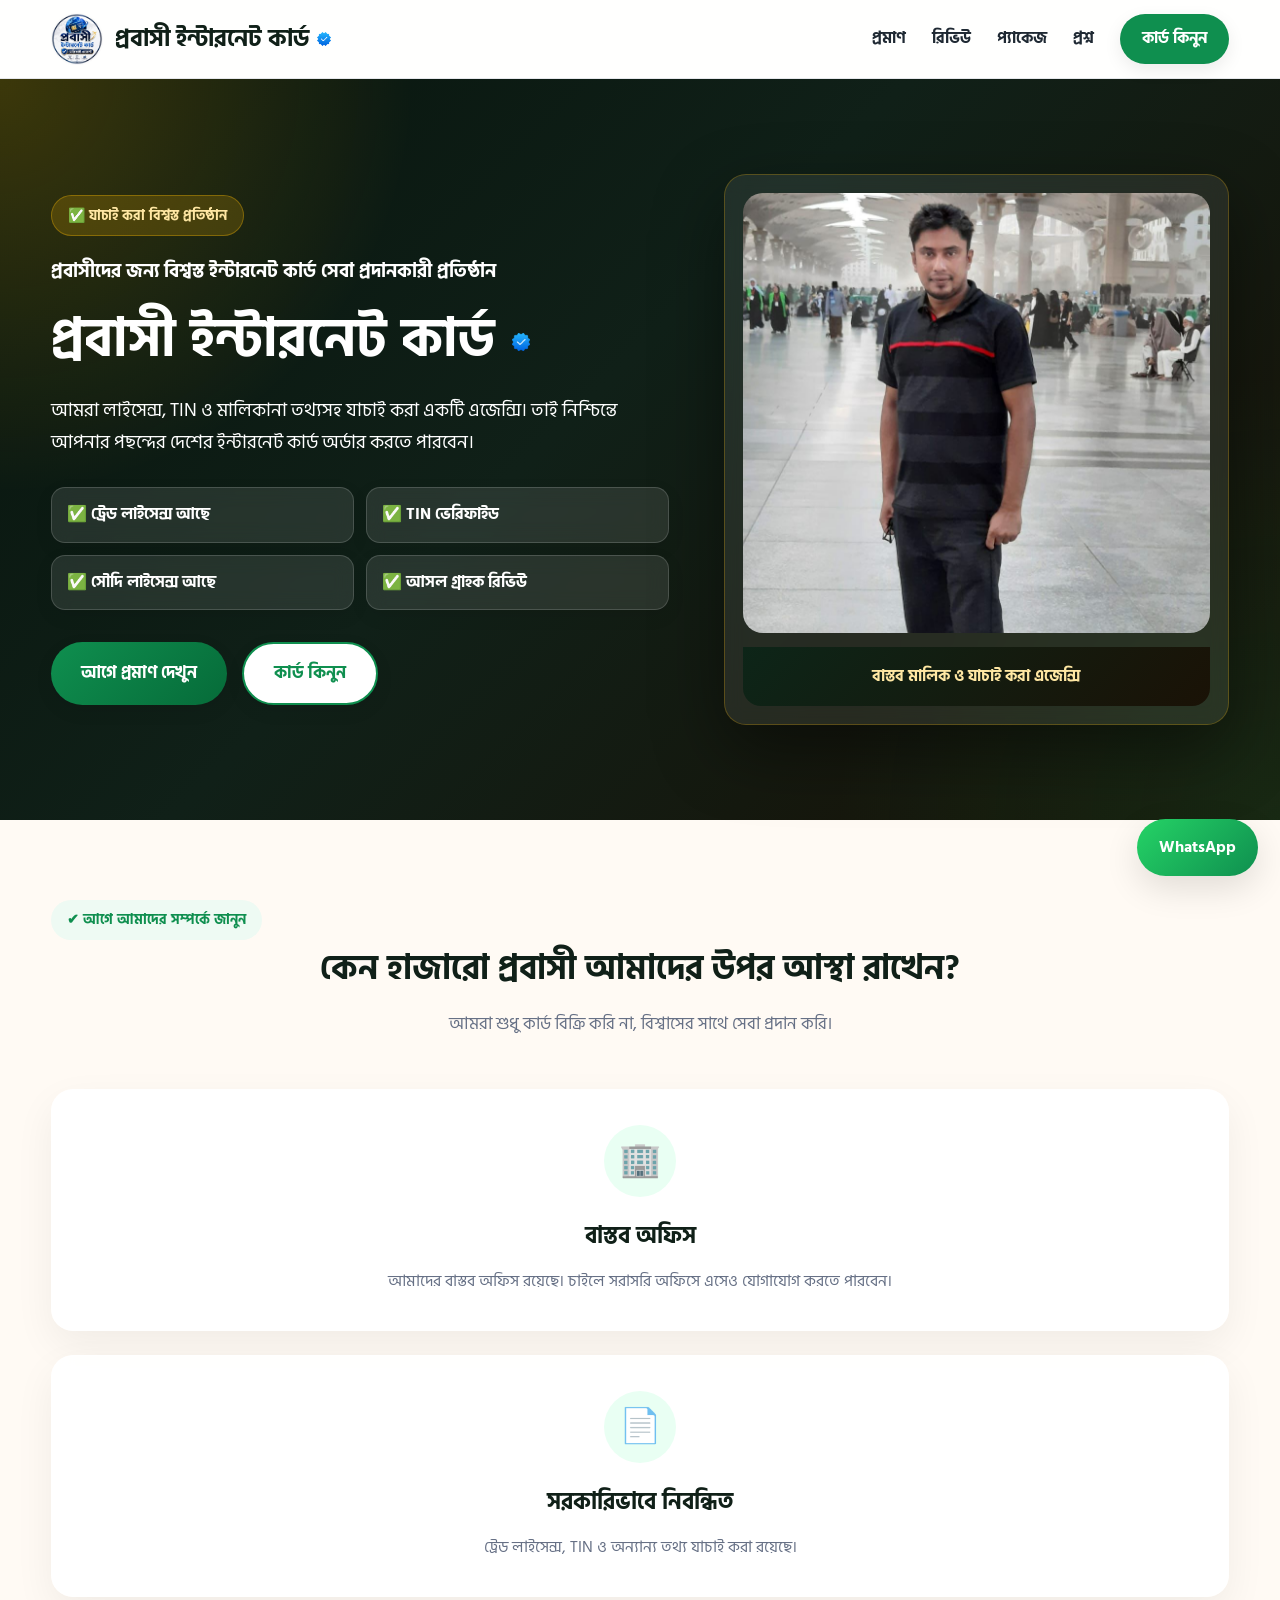
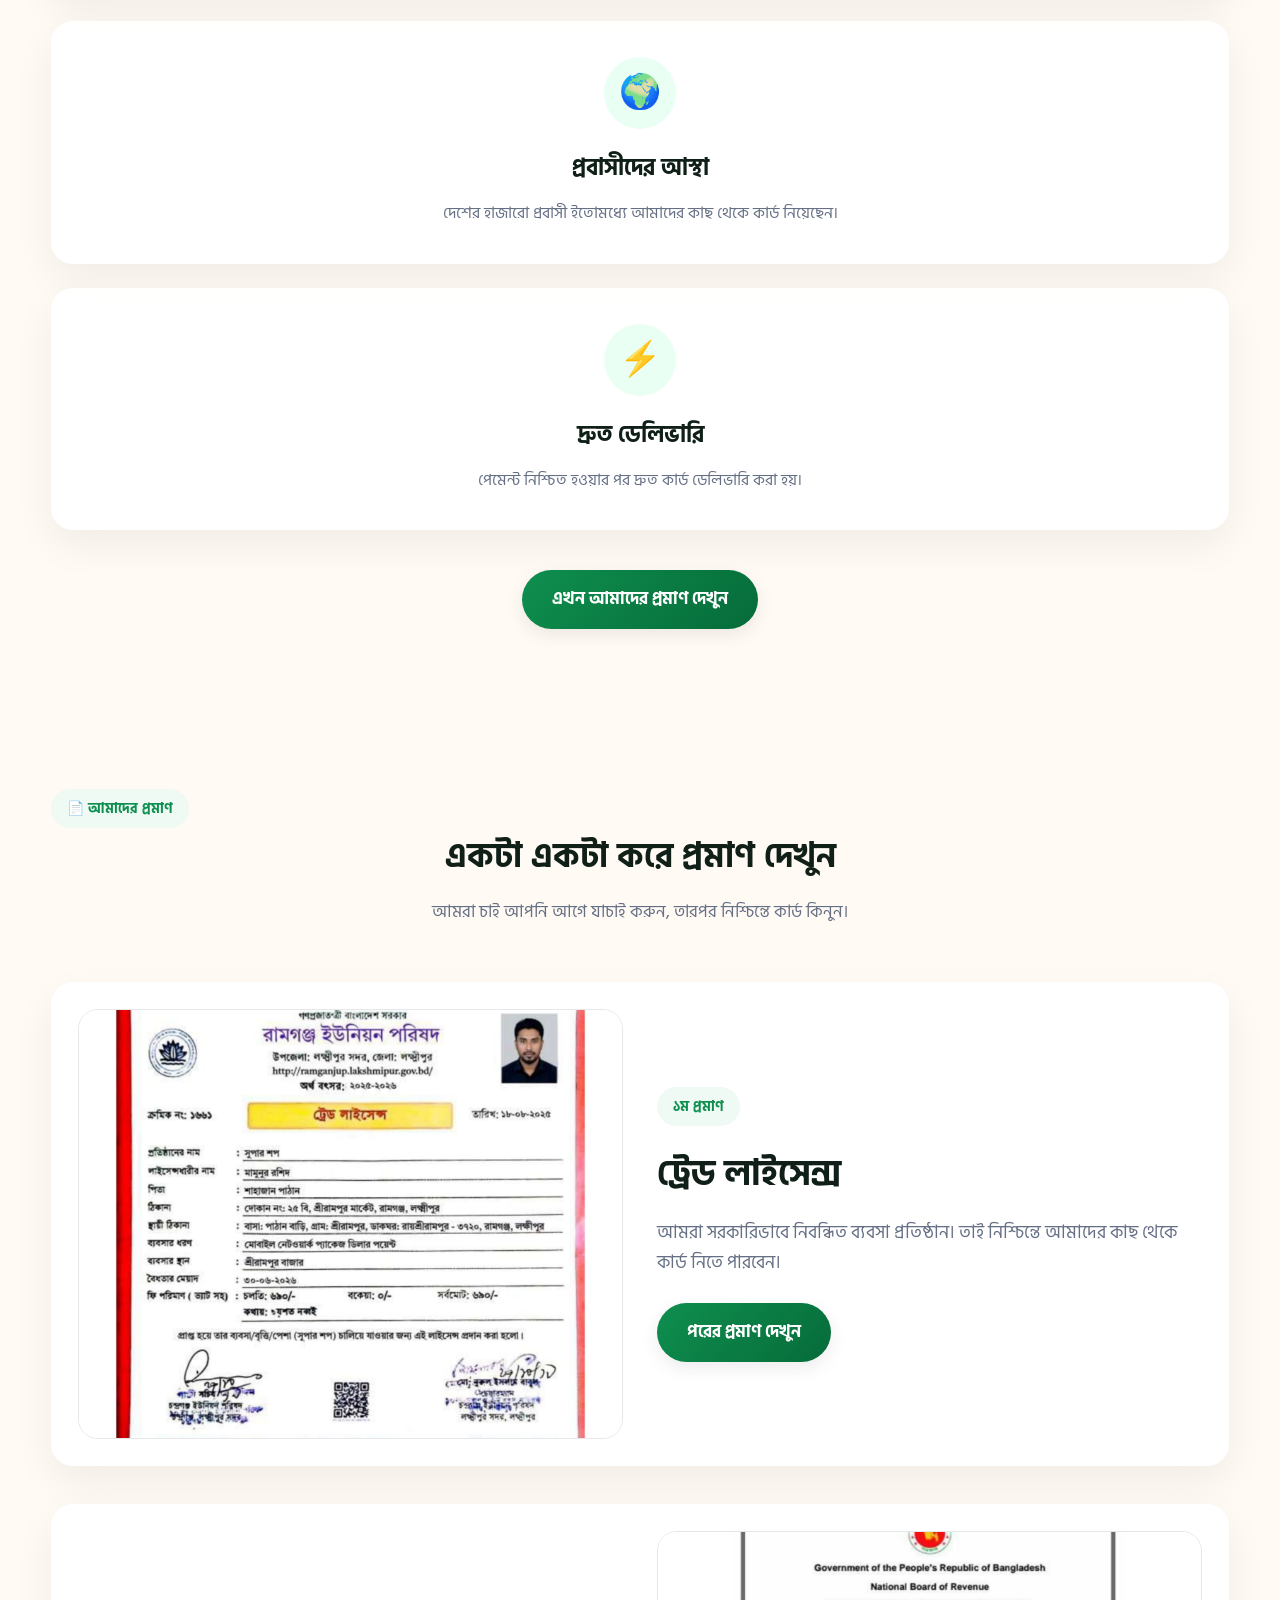
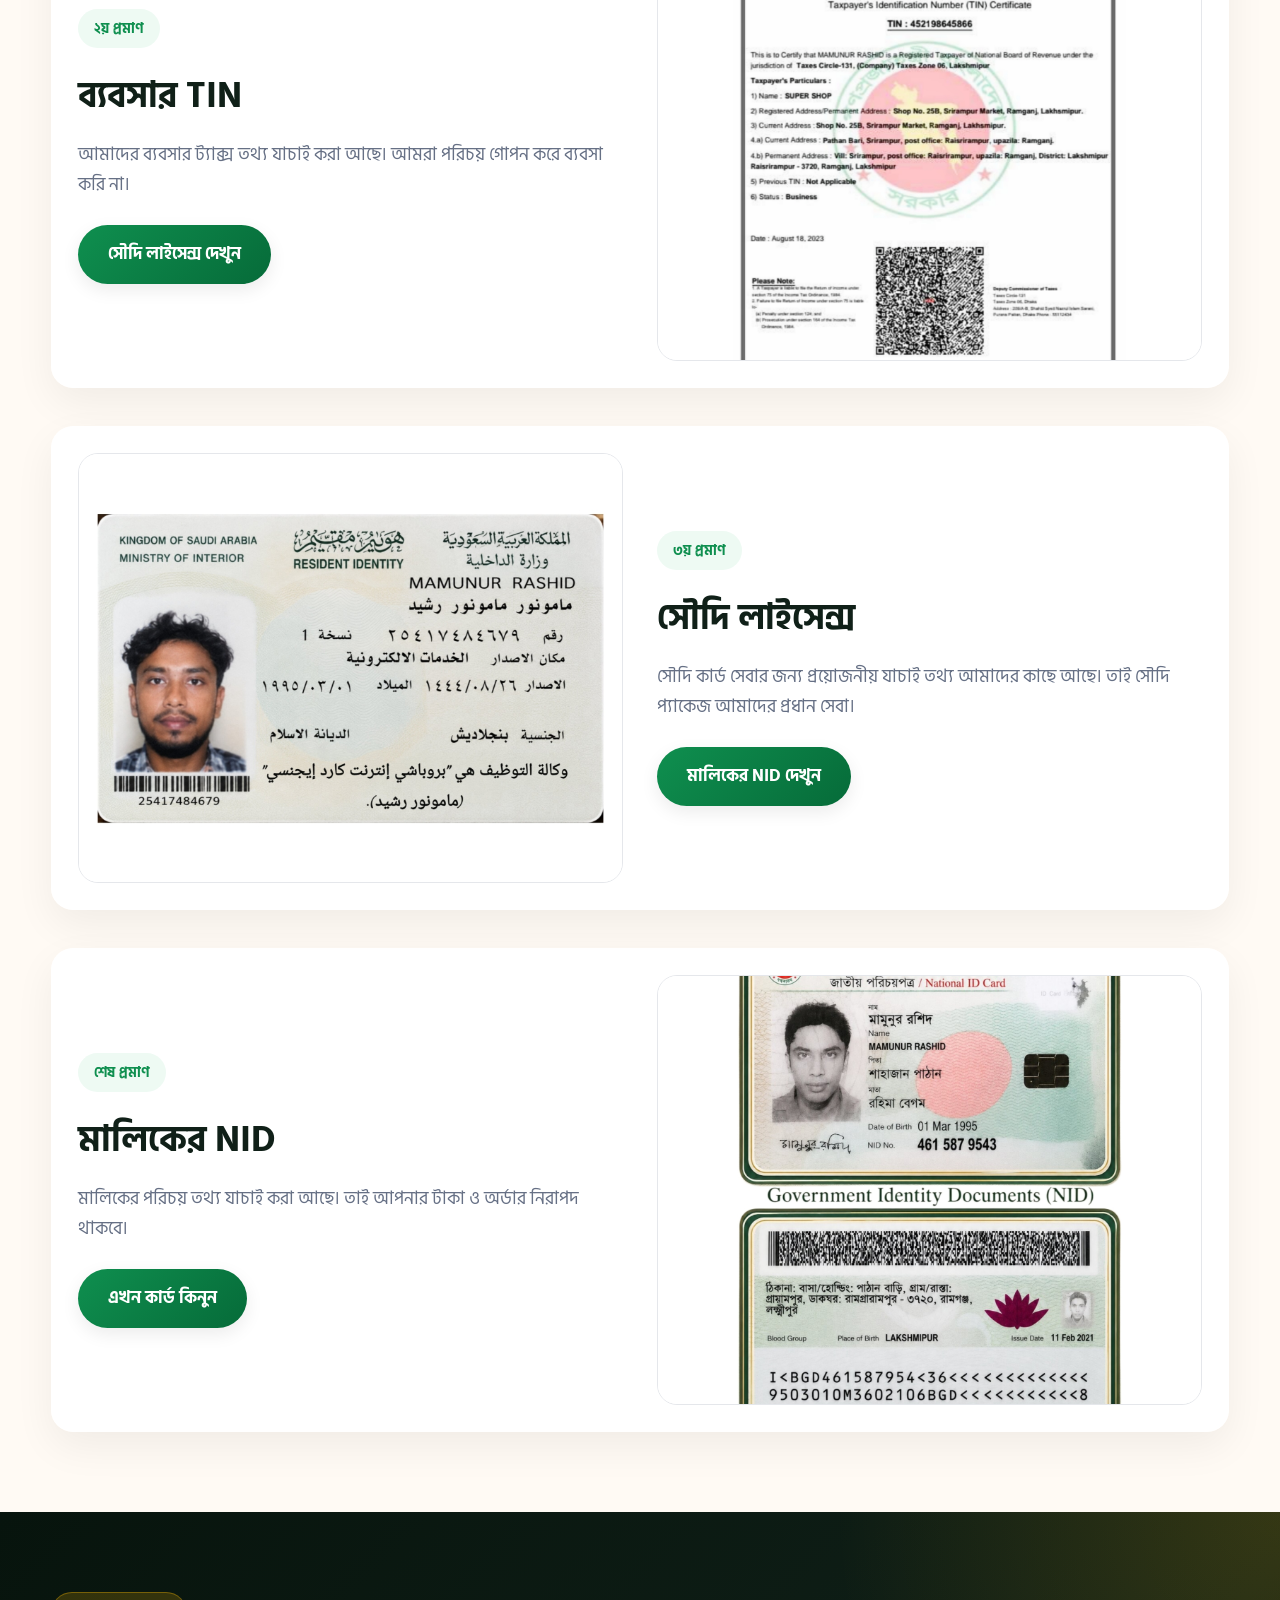
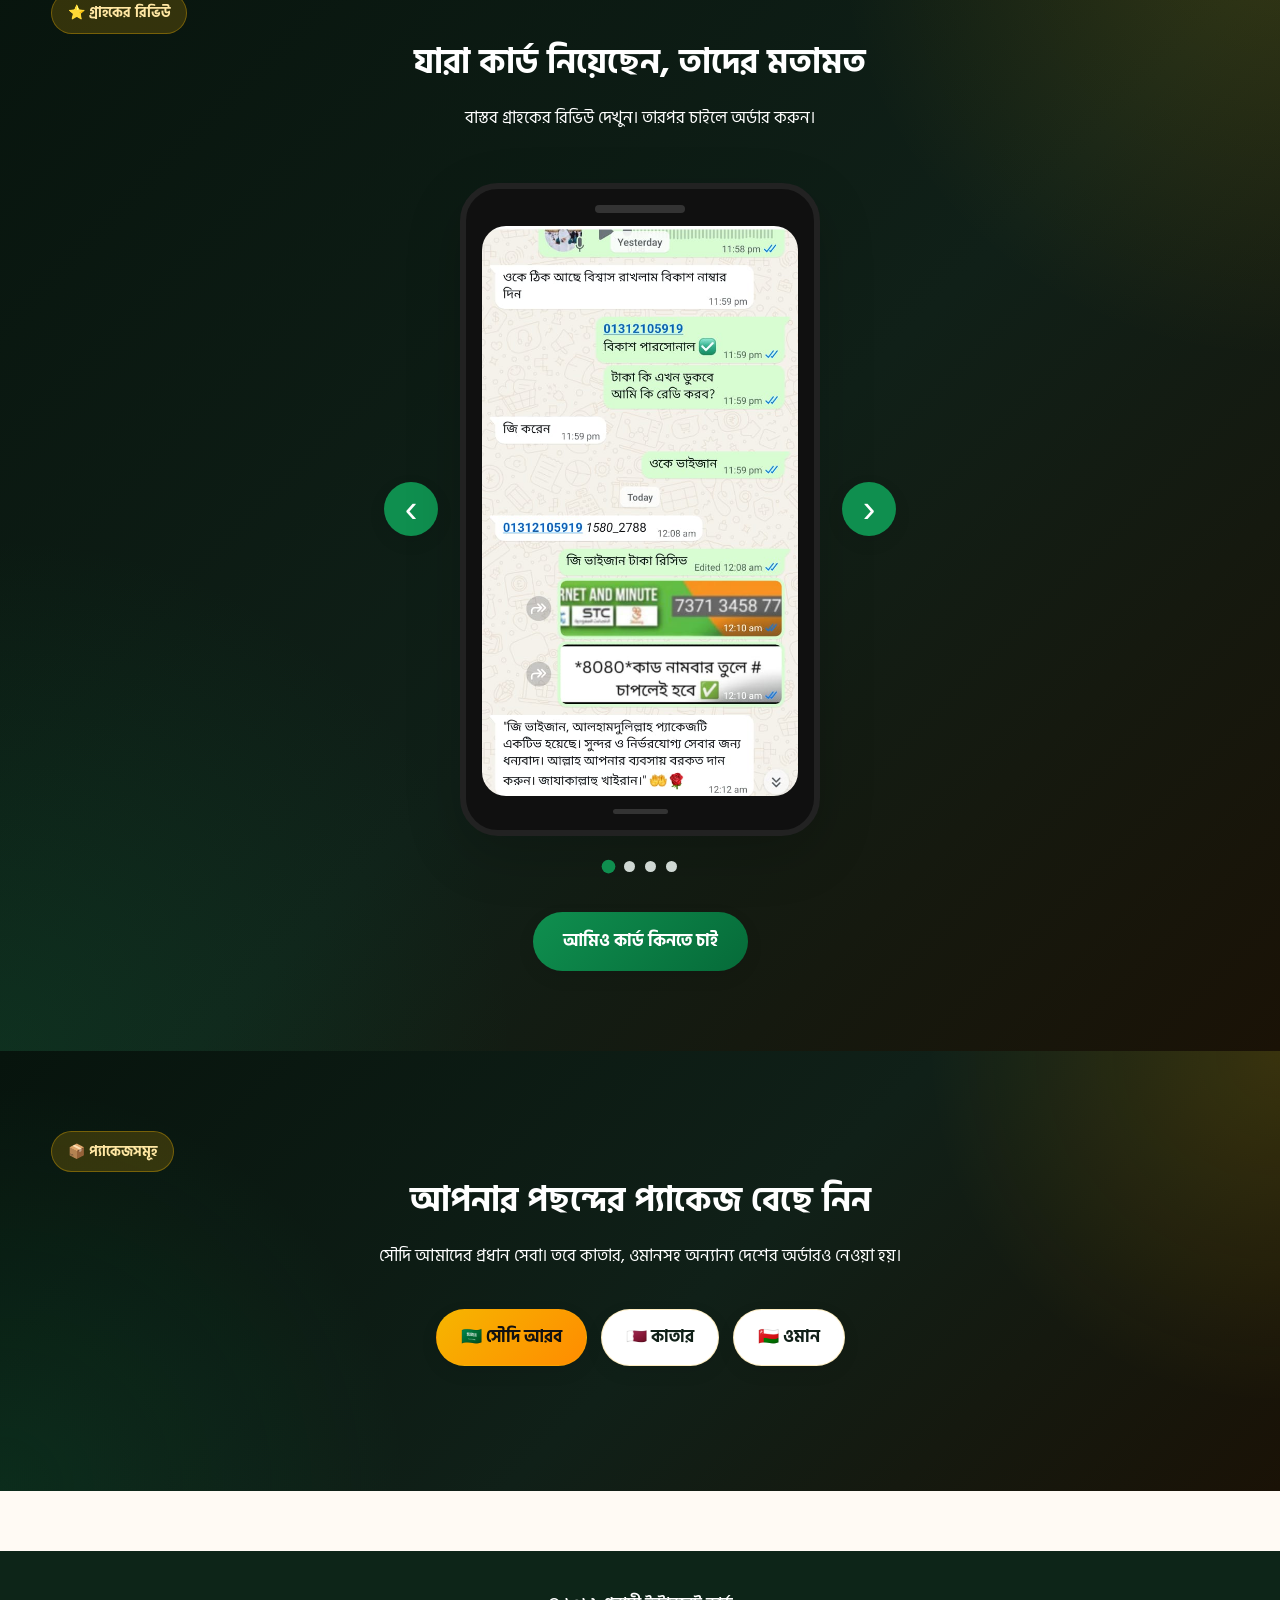
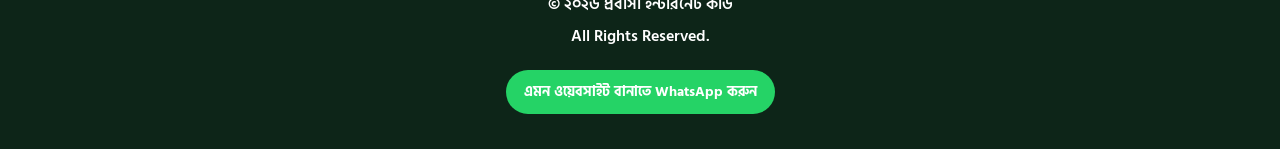
<file: index.html>
<!DOCTYPE html>
<html lang="bn">
<head>
  <!-- ===========================
       Basic Meta
  =========================== -->
  <meta charset="UTF-8">
  <meta name="viewport" content="width=device-width, initial-scale=1.0">

  <title>প্রবাসী ইন্টারনেট কার্ড | বিশ্বস্ত এজেন্সি</title>

  <!-- =====================================================
     META PIXEL
     Future Use
====================================================== -->

<!--
PASTE META PIXEL CODE HERE
-->

<!-- =====================================================
     END META PIXEL
====================================================== -->


  <meta name="description" content="প্রবাসীদের জন্য বিশ্বস্ত ইন্টারনেট কার্ড সেবা। সৌদি, কাতার, ওমানসহ বিভিন্ন দেশের ইন্টারনেট কার্ড সহজে অর্ডার করুন।">

  <!-- ===========================
       Social Preview
  =========================== -->
  <meta property="og:title" content="প্রবাসী ইন্টারনেট কার্ড">
  <meta property="og:description" content="বিশ্বস্ত এজেন্সি থেকে প্রবাসী ইন্টারনেট কার্ড অর্ডার করুন।">
  <meta property="og:image" content="images/logoS.png">
  <meta property="og:type" content="website">

  <!-- ===========================
       CSS Files
  =========================== -->
  <link rel="stylesheet" href="css/variables.css">
  <link rel="stylesheet" href="css/style.css">
  <link rel="stylesheet" href="css/animation.css">
  <link rel="stylesheet" href="css/responsive.css">
</head>

<body>

  <!-- ===========================
       Loading Screen
  =========================== -->
  <div class="loader" id="loader">
    <div class="loader-box">
      <img src="images/logoS.png" alt="প্রবাসী ইন্টারনেট কার্ড লোগো">
      <h3>
        প্রবাসী ইন্টারনেট কার্ড
        <img class="verified-badge" src="images/icons/fb-verified-badge.png" alt="verified">
      </h3>
      <p>সাইট লোড হচ্ছে...</p>
    </div>
  </div>

  <!-- ===========================
       Header Start
  =========================== -->
  <header class="site-header" id="siteHeader">
    <div class="container header-container">

      <a href="index.html" class="brand">
        <img class="brand-logo" src="images/logoS.png" alt="প্রবাসী ইন্টারনেট কার্ড">
        <span class="brand-name">
          প্রবাসী ইন্টারনেট কার্ড
          <img class="verified-badge" src="images/icons/fb-verified-badge.png" alt="verified">
        </span>
      </a>

      <nav class="nav-menu" id="navMenu">
        <a href="#proof">প্রমাণ</a>
        <a href="#reviews">রিভিউ</a>
        <a href="#packages">প্যাকেজ</a>
        <a href="#faq">প্রশ্ন</a>
        <a href="pages/order.html" class="nav-btn">কার্ড কিনুন</a>
      </nav>

      <button class="menu-btn" id="menuBtn" aria-label="Menu">
        ☰
      </button>

    </div>
  </header>

<!-- ===========================
     Hero Section
=========================== -->
<main>

  <section class="hero">
    <div class="container hero-container">

      <!-- Left -->
      <div class="hero-content">

        <span class="badge">✅ যাচাই করা বিশ্বস্ত প্রতিষ্ঠান</span>

        <p class="hero-small-title">
          প্রবাসীদের জন্য বিশ্বস্ত ইন্টারনেট কার্ড সেবা প্রদানকারী প্রতিষ্ঠান
        </p>

        <h1>
          প্রবাসী ইন্টারনেট কার্ড
          <img
            class="title-badge"
            src="images/icons/fb-verified-badge.png"
            alt="Verified">
        </h1>

        <p>
          আমরা লাইসেন্স, TIN ও মালিকানা তথ্যসহ যাচাই করা একটি এজেন্সি।
          তাই নিশ্চিন্তে আপনার পছন্দের দেশের ইন্টারনেট কার্ড অর্ডার করতে পারবেন।
        </p>

        <div class="hero-checks">
          <span>✅ ট্রেড লাইসেন্স আছে</span>
          <span>✅ TIN ভেরিফাইড</span>
          <span>✅ সৌদি লাইসেন্স আছে</span>
          <span>✅ আসল গ্রাহক রিভিউ</span>
        </div>

        <div class="hero-actions">
          <a href="#proof" class="btn">
            আগে প্রমাণ দেখুন
          </a>

          <a href="pages/order.html" class="btn btn-outline">
            কার্ড কিনুন
          </a>
        </div>

      </div>

      <!-- Right -->
      <div class="hero-image card">

        <img
          src="images/owner/owner.jpeg"
          alt="এজেন্সি মালিক">

        <div class="owner-label">
          বাস্তব মালিক ও যাচাই করা এজেন্সি
        </div>

      </div>

    </div>
  </section>

</main>

    <!-- =====================================================
     আমরা কেন বিশ্বস্ত?
====================================================== -->

<section class="why-us" id="why-us">

    <div class="container">

        <span class="badge">✔ আগে আমাদের সম্পর্কে জানুন</span>

        <h2 class="section-title">
            কেন হাজারো প্রবাসী আমাদের উপর আস্থা রাখেন?
        </h2>

        <p class="section-subtitle">
            আমরা শুধু কার্ড বিক্রি করি না, বিশ্বাসের সাথে সেবা প্রদান করি।
        </p>

        <div class="trust-grid">

            <div class="trust-card card">

                <div class="trust-icon">🏢</div>

                <h3>বাস্তব অফিস</h3>

                <p>
                    আমাদের বাস্তব অফিস রয়েছে। চাইলে সরাসরি অফিসে এসেও যোগাযোগ করতে পারবেন।
                </p>

            </div>

            <div class="trust-card card">

                <div class="trust-icon">📄</div>

                <h3>সরকারিভাবে নিবন্ধিত</h3>

                <p>
                    ট্রেড লাইসেন্স, TIN ও অন্যান্য তথ্য যাচাই করা রয়েছে।
                </p>

            </div>

            <div class="trust-card card">

                <div class="trust-icon">🌍</div>

                <h3>প্রবাসীদের আস্থা</h3>

                <p>
                    দেশের হাজারো প্রবাসী ইতোমধ্যে আমাদের কাছ থেকে কার্ড নিয়েছেন।
                </p>

            </div>

            <div class="trust-card card">

                <div class="trust-icon">⚡</div>

                <h3>দ্রুত ডেলিভারি</h3>

                <p>
                    পেমেন্ট নিশ্চিত হওয়ার পর দ্রুত কার্ড ডেলিভারি করা হয়।
                </p>

            </div>

        </div>

        <div class="text-center mt-40">

         <a href="#proof" class="btn">
    এখন আমাদের প্রমাণ দেখুন
</a>

        </div>

    </div>

</section>

  </main>

  <!-- =====================================================
     প্রমাণ ও যাচাই তথ্য - Premium Flow
====================================================== -->

<section class="proof-section" id="proof">

  <div class="container">

    <span class="badge">📄 আমাদের প্রমাণ</span>

    <h2 class="section-title">একটা একটা করে প্রমাণ দেখুন</h2>

    <p class="section-subtitle">
      আমরা চাই আপনি আগে যাচাই করুন, তারপর নিশ্চিন্তে কার্ড কিনুন।
    </p>

    <div class="proof-flow">

      <div class="proof-item card">
        <div class="proof-img">
          <img src="images/verification/ShopTradeLicense.jpeg" alt="ট্রেড লাইসেন্স">
        </div>
        <div class="proof-text">
          <span class="badge">১ম প্রমাণ</span>
          <h3>ট্রেড লাইসেন্স</h3>
          <p>আমরা সরকারিভাবে নিবন্ধিত ব্যবসা প্রতিষ্ঠান। তাই নিশ্চিন্তে আমাদের কাছ থেকে কার্ড নিতে পারবেন।</p>
          <a href="#tin-proof" class="btn">পরের প্রমাণ দেখুন</a>
        </div>
      </div>

      <div class="proof-item card" id="tin-proof">
        <div class="proof-img">
          <img src="images/verification/TINShop.jpeg" alt="ব্যবসার TIN">
        </div>
        <div class="proof-text">
          <span class="badge">২য় প্রমাণ</span>
          <h3>ব্যবসার TIN</h3>
          <p>আমাদের ব্যবসার ট্যাক্স তথ্য যাচাই করা আছে। আমরা পরিচয় গোপন করে ব্যবসা করি না।</p>
          <a href="#saudi-proof" class="btn">সৌদি লাইসেন্স দেখুন</a>
        </div>
      </div>

      <div class="proof-item card" id="saudi-proof">
        <div class="proof-img">
          <img src="images/verification/SaudiLicense.jpeg" alt="সৌদি লাইসেন্স">
        </div>
        <div class="proof-text">
          <span class="badge">৩য় প্রমাণ</span>
          <h3>সৌদি লাইসেন্স</h3>
          <p>সৌদি কার্ড সেবার জন্য প্রয়োজনীয় যাচাই তথ্য আমাদের কাছে আছে। তাই সৌদি প্যাকেজ আমাদের প্রধান সেবা।</p>
          <a href="#nid-proof" class="btn">মালিকের NID দেখুন</a>
        </div>
      </div>

      <div class="proof-item card" id="nid-proof">
        <div class="proof-img">
          <img src="images/verification/OwnerNID.jpeg" alt="মালিকের NID">
        </div>
        <div class="proof-text">
          <span class="badge">শেষ প্রমাণ</span>
          <h3>মালিকের NID</h3>
          <p>মালিকের পরিচয় তথ্য যাচাই করা আছে। তাই আপনার টাকা ও অর্ডার নিরাপদ থাকবে।</p>
          <a href="pages/order.html" class="btn">এখন কার্ড কিনুন</a>
        </div>
      </div>

    </div>

  </div>

</section>

  <!-- =====================================================
     গ্রাহক রিভিউ
====================================================== -->

<section class="reviews-section" id="reviews">

  <div class="container">

    <span class="badge">⭐ গ্রাহকের রিভিউ</span>

    <h2 class="section-title">যারা কার্ড নিয়েছেন, তাদের মতামত</h2>

    <p class="section-subtitle">
      বাস্তব গ্রাহকের রিভিউ দেখুন। তারপর চাইলে অর্ডার করুন।
    </p>

    <div class="review-wrap">

      <button class="review-arrow" id="prevReview">‹</button>

      <div class="phone-frame">
        <div class="phone-top"></div>

        <img id="reviewImage" src="images/reviews/ReviewS1.jpeg" alt="গ্রাহক রিভিউ">

        <div class="phone-bottom"></div>
      </div>

      <button class="review-arrow" id="nextReview">›</button>

    </div>

    <div class="review-dots" id="reviewDots"></div>

    <div class="text-center mt-40">
      <a href="pages/order.html" class="btn">আমিও কার্ড কিনতে চাই</a>
    </div>

  </div>

</section>

  <!-- =====================================================
     প্যাকেজসমূহ
====================================================== -->

<section class="packages-section" id="packages">

  <div class="container">

    <span class="badge">📦 প্যাকেজসমূহ</span>

    <h2 class="section-title">আপনার পছন্দের প্যাকেজ বেছে নিন</h2>

    <p class="section-subtitle">
      সৌদি আমাদের প্রধান সেবা। তবে কাতার, ওমানসহ অন্যান্য দেশের অর্ডারও নেওয়া হয়।
    </p>

    <div class="country-tabs">
  <a class="country-tab active" href="pages/order.html?country=saudi">🇸🇦 সৌদি আরব</a>
  <a class="country-tab" href="pages/order.html?country=qatar">🇶🇦 কাতার</a>
  <a class="country-tab" href="pages/order.html?country=oman">🇴🇲 ওমান</a>
</div>

    <div class="package-grid" id="packageGrid"></div>

  </div>

</section>
  
<footer class="site-footer">
  <div class="container">
    <p>© ২০২৬ প্রবাসী ইন্টারনেট কার্ড</p>
    <p>All Rights Reserved.</p>

    <a class="developer-btn"
       href="https://wa.me/8801849668609"
       target="_blank">
       এমন ওয়েবসাইট বানাতে WhatsApp করুন
    </a>
  </div>
</footer>
<!-- =====================================================
     Floating Action Buttons
====================================================== -->

<a href="https://wa.me/8801627330634" class="float-whatsapp" target="_blank">
  WhatsApp
</a>

<div class="mobile-bottom-bar">
  <a href="https://wa.me/8801627330634" target="_blank">WhatsApp</a>
  <a href="pages/order.html">কার্ড কিনুন</a>
</div>


  
  <!-- ===========================
       JS Files
  =========================== -->
  <script src="js/script.js"></script>
  <script src="js/slider.js"></script>
</body>
</html>
</file>
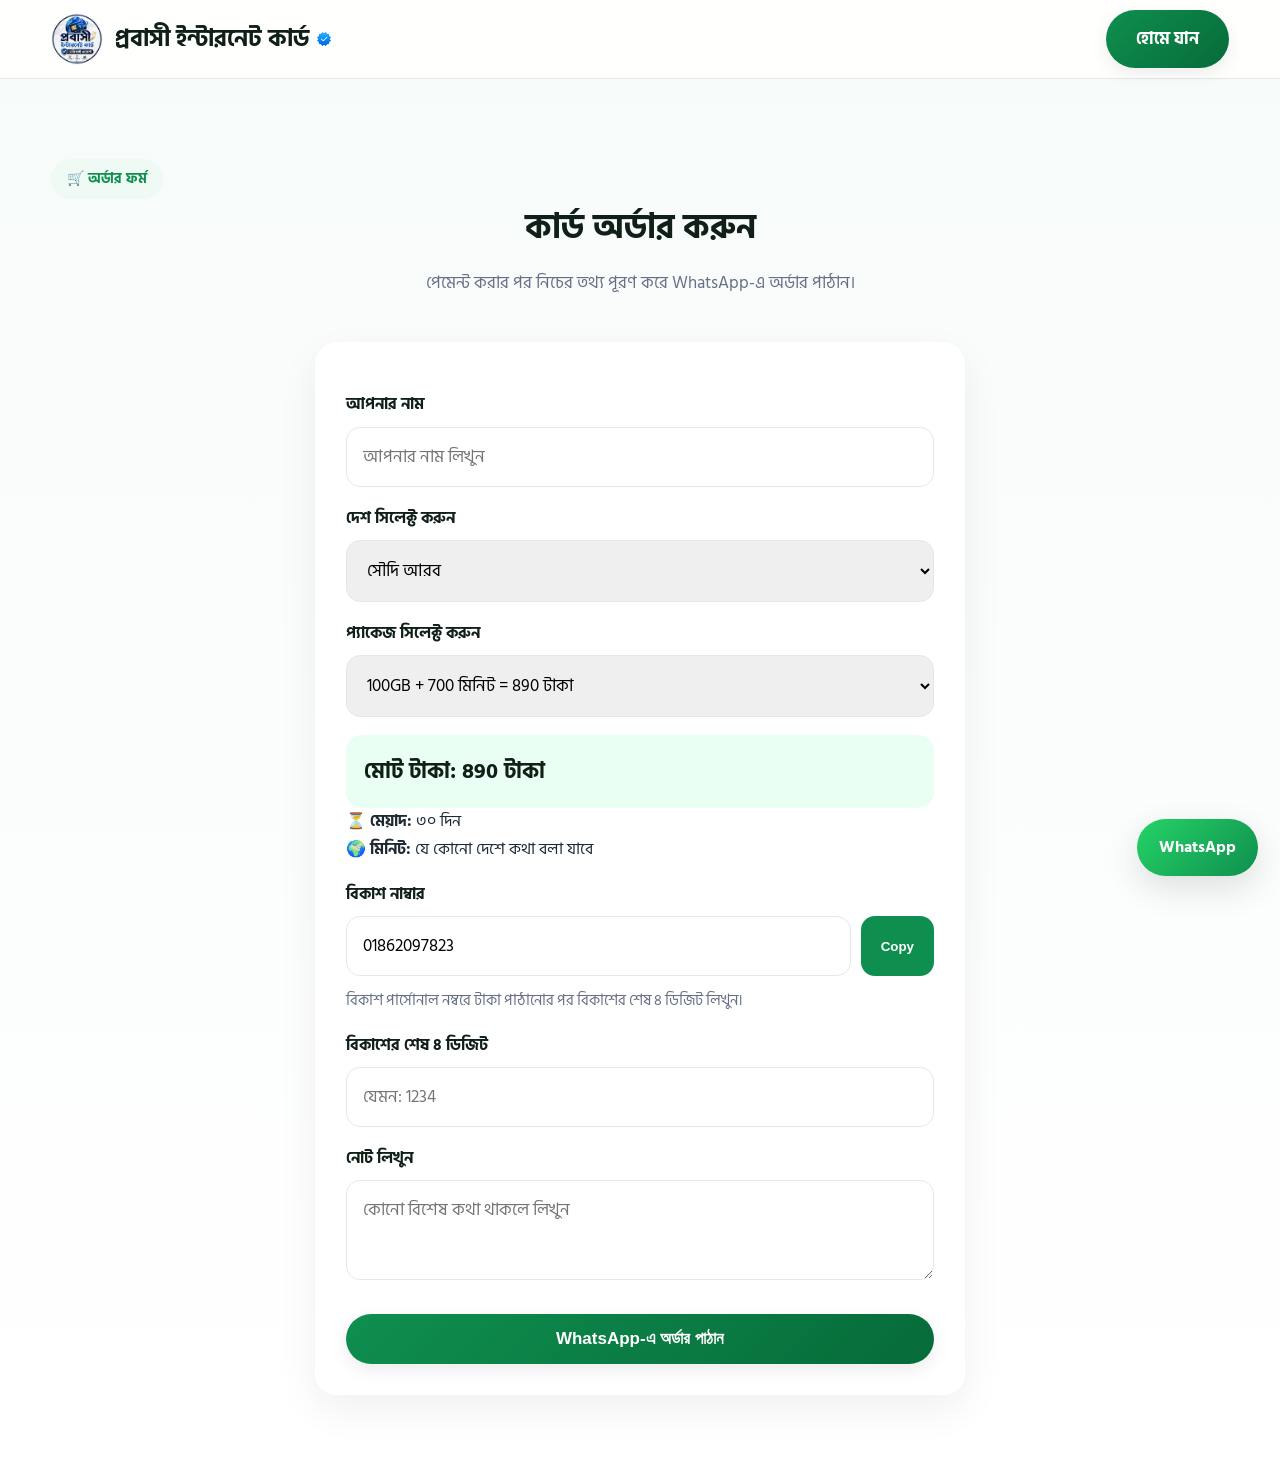
<file: pages/order.html>
<!DOCTYPE html>
<html lang="bn">
<head>
  <meta charset="UTF-8">
  <meta name="viewport" content="width=device-width, initial-scale=1.0">
  <title>কার্ড অর্ডার করুন | প্রবাসী ইন্টারনেট কার্ড</title>

  <link rel="stylesheet" href="../css/variables.css">
  <link rel="stylesheet" href="../css/style.css">
  <link rel="stylesheet" href="../css/responsive.css">
</head>

<body>

<header class="site-header">
  <div class="container header-container">
    <a href="../index.html" class="brand">
      <img class="brand-logo" src="../images/logoS.png" alt="logo">
      <span class="brand-name">
        প্রবাসী ইন্টারনেট কার্ড
        <img class="verified-badge" src="../images/icons/fb-verified-badge.png" alt="verified">
      </span>
    </a>
    <a href="../index.html" class="btn">হোমে যান</a>
  </div>
</header>

<section class="order-page">
  <div class="container">

    <span class="badge">🛒 অর্ডার ফর্ম</span>

    <h1 class="section-title">কার্ড অর্ডার করুন</h1>

    <p class="section-subtitle">
      পেমেন্ট করার পর নিচের তথ্য পূরণ করে WhatsApp-এ অর্ডার পাঠান।
    </p>

    <div class="order-box card">

      <label>আপনার নাম</label>
      <input type="text" id="customerName" placeholder="আপনার নাম লিখুন">

      <label>দেশ সিলেক্ট করুন</label>
      <select id="orderCountry">
        <option value="saudi">সৌদি আরব</option>
        <option value="qatar">কাতার</option>
        <option value="oman">ওমান</option>
      </select>

      <label>প্যাকেজ সিলেক্ট করুন</label>
      <select id="orderPackage"></select>

      <div class="price-box">
        মোট টাকা: <strong id="orderPrice">০</strong>
      </div>

      <div class="package-info-note">
    ⏳ <strong>মেয়াদ:</strong> ৩০ দিন<br>
    🌍 <strong>মিনিট:</strong> যে কোনো দেশে কথা বলা যাবে
</div>

      <label>বিকাশ নাম্বার</label>
      <div class="copy-row">
        <input type="text" id="bkashNumber" value="01862097823" readonly>
        <button id="copyBkash">Copy</button>
      </div>

      <p class="payment-note">
        বিকাশ পার্সোনাল নম্বরে টাকা পাঠানোর পর বিকাশের শেষ ৪ ডিজিট লিখুন।
      </p>

      <label>বিকাশের শেষ ৪ ডিজিট</label>
      <input type="text" id="trxId" placeholder="যেমন: 1234">
      
      <label>নোট লিখুন</label>
      <textarea id="orderNote" placeholder="কোনো বিশেষ কথা থাকলে লিখুন"></textarea>

      <button class="btn order-submit" id="submitOrder">
        WhatsApp-এ অর্ডার পাঠান
      </button>

    </div>

  </div>
</section>

  <a href="https://wa.me/8801627330634" class="float-whatsapp" target="_blank">
  WhatsApp
</a>

<div class="mobile-bottom-bar">
  <a href="https://wa.me/8801627330634" target="_blank">WhatsApp</a>
  <a href="order.html">কার্ড কিনুন</a>
</div>

<script src="../js/order.js"></script>
</body>
</html>
</file>
<file: css/variables.css>
/* ===========================
   প্রবাসী ইন্টারনেট কার্ড
   Main Theme Variables
=========================== */

:root {
  --primary: #0f8f4f;
  --primary-dark: #066b39;
  --primary-light: #e9fff3;

  --blue: #1877f2;
  --blue-light: #eaf3ff;

  --gold: #f6b500;
  --gold-light: #fff7d6;

  --dark: #102018;
  --text: #1f2933;
  --muted: #667085;

  --white: #ffffff;
  --bg: #f7fbf9;
  --card: #ffffff;

  --danger: #e53935;
  --success: #16a34a;

  --border: #e5e7eb;

  --shadow-sm: 0 6px 18px rgba(0, 0, 0, 0.08);
  --shadow-md: 0 12px 35px rgba(0, 0, 0, 0.12);
  --shadow-lg: 0 18px 55px rgba(0, 0, 0, 0.18);

  --radius-sm: 10px;
  --radius-md: 18px;
  --radius-lg: 28px;
  --radius-pill: 999px;

  --container: 1180px;

  --font-main: "Noto Sans Bengali", "Hind Siliguri", Arial, sans-serif;

  --transition: all 0.3s ease;
}

/* Dark style section use */
:root {
  --dark-bg: #081b12;
  --dark-card: #10261a;
  --dark-text: #f8fff9;
}
</file>
<file: css/style.css>
/* ======================================================
   প্রবাসী ইন্টারনেট কার্ড
   Base Style
   Version: 1.0
====================================================== */

/* Google Font */
@import url('https://fonts.googleapis.com/css2?family=Hind+Siliguri:wght@300;400;500;600;700&display=swap');

@import url("variables.css");

/* Reset */

*{
    margin:0;
    padding:0;
    box-sizing:border-box;
}

html{
    scroll-behavior:smooth;
}


body{
    font-family:'Hind Siliguri',sans-serif;
    background:#fffaf4;
    color:var(--text);
    line-height:1.7;
    overflow-x:hidden;
}
/* Selection */

::selection{

    background:var(--primary);
    color:#fff;

}

/* Scrollbar */

::-webkit-scrollbar{

    width:10px;

}

::-webkit-scrollbar-track{

    background:#ececec;

}

::-webkit-scrollbar-thumb{

    background:var(--primary);
    border-radius:50px;

}

::-webkit-scrollbar-thumb:hover{

    background:var(--primary-dark);

}

/* Links */

a{

    text-decoration:none;
    color:inherit;

}

/* Image */

img{

    max-width:100%;
    display:block;

}

/* Container */

.container{

    width:min(92%,1180px);
    margin:auto;

}

/* Section */

section{

    padding:80px 0;

}

/* Title */

.section-title{

    font-size:34px;
    font-weight:700;
    text-align:center;
    color:var(--dark);

}

.section-subtitle{

    text-align:center;
    color:var(--muted);
    margin-top:12px;
    font-size:17px;

}

/* Button */

.btn{

    display:inline-flex;
    align-items:center;
    justify-content:center;

    gap:10px;

    padding:15px 30px;

    border:none;

    border-radius:999px;

    background:var(--primary);

    color:#fff;

    cursor:pointer;

    font-size:17px;

    font-weight:700;

    transition:var(--transition);

    box-shadow:var(--shadow-sm);

}

.btn:hover{

    background:var(--primary-dark);

    transform:translateY(-3px);

}

.btn-outline{

    background:#fff;

    color:var(--primary);

    border:2px solid var(--primary);

}

.btn-outline:hover{

    background:var(--primary);

    color:#fff;

}

/* Card */

.card{

    background:#fff;

    border-radius:22px;

    box-shadow:var(--shadow-sm);

    transition:.30s;

}

.card:hover{

    transform:translateY(-8px);

    box-shadow:var(--shadow-md);

}

/* Badge */

.badge{

    display:inline-flex;

    align-items:center;

    gap:7px;

    background:#eefaf3;

    color:var(--primary);

    padding:8px 16px;

    border-radius:999px;

    font-weight:700;

    font-size:14px;

}

/* Utility */

.text-center{

    text-align:center;

}

.mt-20{

    margin-top:20px;

}

.mt-30{

    margin-top:30px;

}

.mt-40{

    margin-top:40px;

}

.mb-20{

    margin-bottom:20px;

}

.mb-40{

    margin-bottom:40px;

}


/* ======================================================
   Loader
====================================================== */

.loader{
    position:fixed;
    inset:0;
    background:linear-gradient(135deg,#eafff3,#ffffff);
    z-index:9999;
    display:flex;
    align-items:center;
    justify-content:center;
}

.loader-box{
    text-align:center;
    background:#fff;
    padding:35px;
    border-radius:25px;
    box-shadow:var(--shadow-md);
}

.loader-box img{
    width:85px;
    height:85px;
    object-fit:contain;
    margin:0 auto 12px;
}

.loader-box h3{
    display:flex;
    align-items:center;
    justify-content:center;
    gap:6px;
    font-size:22px;
    color:var(--dark);
}

.loader-box p{
    color:var(--muted);
    margin-top:6px;
}

/* ======================================================
   Header
====================================================== */

.site-header{
    position:sticky;
    top:0;
    z-index:999;
    background:rgba(255,255,255,.88);
    backdrop-filter:blur(14px);
    border-bottom:1px solid var(--border);
}

.header-container{
    height:78px;
    display:flex;
    align-items:center;
    justify-content:space-between;
}

.brand{
    display:flex;
    align-items:center;
    gap:12px;
}

.brand-logo{
    width:52px;
    height:52px;
    object-fit:contain;
}

.brand-name{
    display:flex;
    align-items:center;
    gap:6px;
    font-size:24px;
    font-weight:800;
    color:var(--dark);
    white-space:nowrap;
}

.verified-badge,
.title-badge{
    width:18px;
    height:18px;
    object-fit:contain;
    display:inline-block;
}

.nav-menu{
    display:flex;
    align-items:center;
    gap:26px;
}

.nav-menu a{
    font-weight:700;
    color:var(--text);
    transition:.25s;
}

.nav-menu a:hover{
    color:var(--primary);
}

.nav-btn{
    background:var(--primary);
    color:#fff!important;
    padding:11px 22px;
    border-radius:999px;
    box-shadow:var(--shadow-sm);
}

.menu-btn{
    display:none;
    border:none;
    background:var(--primary);
    color:#fff;
    width:45px;
    height:45px;
    border-radius:12px;
    font-size:24px;
}

/* ======================================================
   Hero
====================================================== */

.hero{
    padding:95px 0;
    background:
      radial-gradient(circle at top left, rgba(15,143,79,.16), transparent 35%),
      radial-gradient(circle at bottom right, rgba(24,119,242,.13), transparent 32%),
      linear-gradient(180deg,#ffffff,#f4fff8);
}

.hero-container{
    display:grid;
    grid-template-columns:1.1fr .9fr;
    gap:55px;
    align-items:center;
}

.hero-content h1{
    font-size:54px;
    line-height:1.22;
    margin-top:20px;
    color:var(--dark);
    font-weight:800;
}

.hero-content h1 .title-badge{
    width:24px;
    height:24px;
    vertical-align:middle;
}

.hero-content p{
    margin-top:22px;
    font-size:19px;
    color:var(--muted);
    max-width:650px;
}

.hero-checks{
    display:grid;
    grid-template-columns:repeat(2,1fr);
    gap:12px;
    margin-top:28px;
}

.hero-checks span{
    background:#fff;
    padding:13px 15px;
    border-radius:14px;
    box-shadow:var(--shadow-sm);
    font-weight:700;
    color:var(--dark);
}

.hero-actions{
    display:flex;
    gap:15px;
    flex-wrap:wrap;
    margin-top:32px;
}

.hero-image{
    padding:18px;
    position:relative;
    overflow:hidden;
}

.hero-image img{
    width:100%;
    height:440px;
    object-fit:cover;
    border-radius:20px;
}

.hero-image-info{
    margin-top:14px;
    background:linear-gradient(135deg,var(--primary),var(--blue));
    color:#fff;
    padding:18px;
    border-radius:18px;
}

.hero-image-info strong{
    display:flex;
    align-items:center;
    gap:6px;
    font-size:20px;
}

.hero-image-info span{
    display:block;
    margin-top:5px;
    opacity:.92;
}

/* ======================================================
   WHY US
====================================================== */

.why-us{

    background:#ffffff;

}

.trust-grid{

    display:grid;

    grid-template-columns:repeat(4,1fr);

    gap:24px;

    margin-top:50px;

}

.trust-card{

    padding:35px 28px;

    text-align:center;

}

.trust-icon{

    width:72px;

    height:72px;

    margin:auto;

    border-radius:50%;

    display:flex;

    align-items:center;

    justify-content:center;

    background:var(--primary-light);

    font-size:34px;

    margin-bottom:20px;

}

.trust-card h3{

    font-size:23px;

    margin-bottom:12px;

    color:var(--dark);

}

.trust-card p{

    color:var(--muted);

    font-size:16px;

}


/* ======================================================
   OWNER SECTION
====================================================== */

.owner-section{
  background:linear-gradient(180deg,#f7fbf9,#ffffff);
   
}

.owner-container{
  display:grid;
  grid-template-columns:.9fr 1.1fr;
  gap:50px;
  align-items:center;
}

.owner-photo{
  padding:18px;
  position:relative;
}

.owner-photo img{
  width:100%;
  height:470px;
  object-fit:cover;
  border-radius:20px;
}

.owner-label{
  margin-top:14px;
  padding:15px;
  border-radius:16px;
  background:var(--dark);
  color:#fff;
  text-align:center;
  font-weight:700;
}

.owner-content h2{
  margin-top:18px;
  font-size:42px;
  color:var(--dark);
  display:flex;
  align-items:center;
  gap:8px;
}

.owner-content p{
  margin-top:18px;
  font-size:18px;
  color:var(--muted);
}

.owner-points{
  margin-top:25px;
  display:grid;
  grid-template-columns:repeat(2,1fr);
  gap:14px;
}

.owner-points span{
  background:#fff;
  padding:14px 16px;
  border-radius:14px;
  box-shadow:var(--shadow-sm);
  font-weight:700;
}


/* ======================================================
   PROOF SECTION - PREMIUM FLOW
====================================================== */

.proof-section{
   background:linear-gradient(180deg,#f8f6f1,#efede7);
}

.proof-flow{
  margin-top:55px;
  display:flex;
  flex-direction:column;
  gap:38px;
}

.proof-item{
  display:grid;
  grid-template-columns:1fr 1fr;
  gap:34px;
  align-items:center;
  padding:26px;
}

.proof-item:nth-child(even) .proof-img{
  order:2;
}

.proof-img img{
  width:100%;
  height:430px;
  object-fit:cover;
  border-radius:20px;
  border:1px solid var(--border);
}

.proof-text h3{
  font-size:36px;
  margin:18px 0 12px;
  color:var(--dark);
}

.proof-text p{
  font-size:18px;
  color:var(--muted);
  margin-bottom:24px;
}

/* ======================================================
   REVIEWS SECTION
====================================================== */

.reviews-section{
  background:#fff;
}

.review-wrap{
  margin-top:50px;
  display:flex;
  align-items:center;
  justify-content:center;
  gap:22px;
}

.phone-frame{
  width:360px;
  max-width:92vw;
  background:#101010;
  border-radius:38px;
  padding:16px;
  box-shadow:var(--shadow-lg);
  border:6px solid #222;
}

.phone-top{
  width:90px;
  height:8px;
  background:#333;
  border-radius:50px;
  margin:0 auto 13px;
}

.phone-frame img{
  width:100%;
  height:570px;
  object-fit:cover;
  border-radius:24px;
  background:#fff;
}

.phone-bottom{
  width:55px;
  height:5px;
  background:#333;
  border-radius:50px;
  margin:13px auto 0;
}

.review-arrow{
  width:54px;
  height:54px;
  border:none;
  border-radius:50%;
  background:var(--primary);
  color:#fff;
  font-size:38px;
  cursor:pointer;
  box-shadow:var(--shadow-sm);
  transition:.25s;
}

.review-arrow:hover{
  background:var(--primary-dark);
  transform:scale(1.06);
}

.review-dots{
  margin-top:25px;
  display:flex;
  justify-content:center;
  gap:10px;
}

.review-dot{
  width:11px;
  height:11px;
  border-radius:50%;
  background:#cfd8d3;
  cursor:pointer;
}

.review-dot.active{
  background:var(--primary);
  transform:scale(1.25);
}

/* ======================================================
   PACKAGES SECTION
====================================================== */

.packages-section{
  background:linear-gradient(180deg,#f7fbf9,#ffffff);
}

.country-tabs{
  margin-top:38px;
  display:flex;
  justify-content:center;
  gap:14px;
  flex-wrap:wrap;
}

.country-tab{
  border:none;
  padding:13px 24px;
  border-radius:999px;
  background:#fff;
  box-shadow:var(--shadow-sm);
  font-size:17px;
  font-weight:800;
  cursor:pointer;
  color:var(--dark);
}

.country-tab.active{
  background:var(--primary);
  color:#fff;
}

.package-grid{
  margin-top:45px;
  display:grid;
  grid-template-columns:repeat(4,1fr);
  gap:24px;
}

.package-card{
  background:#fff;
  border-radius:24px;
  padding:28px 22px;
  box-shadow:var(--shadow-sm);
  text-align:center;
  border:2px solid transparent;
  transition:.25s;
  position:relative;
  overflow:hidden;
}

.package-card:hover{
  transform:translateY(-8px);
  box-shadow:var(--shadow-md);
  border-color:var(--primary);
}

.package-card.popular::before{
  content:"জনপ্রিয়";
  position:absolute;
  top:14px;
  right:-34px;
  background:var(--gold);
  color:#111;
  padding:6px 42px;
  font-weight:900;
  transform:rotate(35deg);
  font-size:13px;
}

.package-card h3{
  font-size:32px;
  color:var(--primary);
}

.package-card .minutes{
  margin-top:8px;
  font-size:21px;
  font-weight:800;
  color:var(--dark);
}

.package-card .validity{
  margin:14px 0;
  color:var(--muted);
}

.package-card .price{
  font-size:34px;
  font-weight:900;
  color:var(--dark);
  margin-bottom:18px;
}

.package-card .price span{
  font-size:18px;
}

/* ======================================================
   ORDER PAGE
====================================================== */

.order-page{
  min-height:100vh;
  background:linear-gradient(180deg,#f7fbf9,#ffffff);
}

.order-box{
  max-width:650px;
  margin:45px auto 0;
  padding:30px;
}

.order-box label{
  display:block;
  font-weight:800;
  margin:18px 0 8px;
  color:var(--dark);
}

.order-box input,
.order-box select,
.order-box textarea{
  width:100%;
  padding:15px 16px;
  border:1px solid var(--border);
  border-radius:14px;
  font-size:17px;
  font-family:inherit;
  outline:none;
}

.order-box textarea{
  min-height:100px;
  resize:vertical;
}

.price-box{
  margin-top:18px;
  padding:18px;
  border-radius:16px;
  background:var(--primary-light);
  font-size:22px;
  font-weight:800;
  color:var(--dark);
}

.copy-row{
  display:flex;
  gap:10px;
}

.copy-row button{
  border:none;
  padding:0 20px;
  border-radius:14px;
  background:var(--primary);
  color:#fff;
  font-weight:800;
  cursor:pointer;
}

.payment-note{
  margin-top:12px;
  color:var(--muted);
  font-size:15px;
}

.order-submit{
  width:100%;
  margin-top:25px;
}

/* ======================================================
   FLOATING BUTTONS
====================================================== */

.float-whatsapp{
  position:fixed;
  right:22px;
  bottom:24px;
  z-index:998;
  background:#25D366;
  color:#fff;
  padding:15px 22px;
  border-radius:999px;
  font-weight:900;
  box-shadow:var(--shadow-md);
}

.mobile-bottom-bar{
  display:none;
}


.hero-small-title{
    margin:18px 0 10px;
    color:var(--primary);
    font-size:20px;
    font-weight:700;
    line-height:1.5;
}

.owner-label{
    background:#0d2518;
    color:#fff;
    text-align:center;
    padding:16px;
    font-weight:700;
    border-radius:0 0 18px 18px;
}


.site-footer{
  background:#0d2518;
  color:#fff;
  text-align:center;
  padding:35px 15px;
  margin-top:60px;
}

.site-footer p{
  margin:5px 0;
  font-weight:600;
}

.developer-btn{
  display:inline-block;
  margin-top:15px;
  background:#25D366;
  color:#fff;
  padding:10px 18px;
  border-radius:999px;
  font-weight:800;
  font-size:14px;
  border:none;
}


/* ===================================
   Premium Soft Background
=================================== */

.hero,
.about-section,
.owner-section,
.proof-section,
.reviews-section,
.packages-section,
.faq-section{
    background:transparent;
}

.card,
.package-card,
.review-card,
.proof-card,
.owner-card{
    background:rgba(255,255,255,.93);
    backdrop-filter:blur(10px);

    box-shadow:
    0 15px 40px rgba(0,0,0,.06);

    border:1px solid rgba(255,255,255,.7);
}

.hero,
.why-us,
.owner-section,
.proof-section,
.reviews-section,
.packages-section{

    background:transparent;

}


/* ======================================================
   THEME 3: EMIRATES LUXURY UPGRADE
====================================================== */

.hero{
    background:
    radial-gradient(circle at top left, rgba(246,181,0,.22), transparent 28%),
    radial-gradient(circle at bottom right, rgba(15,143,79,.18), transparent 30%),
    linear-gradient(135deg,#07140d 0%, #102018 45%, #1a1206 100%);
}

.hero-content h1,
.hero-content p,
.hero-small-title{
    color:#fff;
}

.hero-content .badge{
    background:rgba(246,181,0,.18);
    color:#ffe7a3;
    border:1px solid rgba(246,181,0,.35);
}

.hero-checks span{
    background:rgba(255,255,255,.10);
    color:#fff;
    border:1px solid rgba(255,255,255,.16);
    backdrop-filter:blur(10px);
}

.hero-image{
    background:rgba(255,255,255,.08);
    border:1px solid rgba(246,181,0,.25);
    box-shadow:0 25px 70px rgba(0,0,0,.45);
}

.owner-label{
    background:linear-gradient(135deg,#0d2518,#1a1206);
    color:#ffe7a3;
}

.reviews-section,
.packages-section{
    background:
    radial-gradient(circle at top right, rgba(246,181,0,.16), transparent 26%),
    radial-gradient(circle at bottom left, rgba(15,143,79,.16), transparent 30%),
    linear-gradient(135deg,#07140d 0%, #102018 55%, #1a1206 100%);
}

.reviews-section .section-title,
.reviews-section .section-subtitle,
.packages-section .section-title,
.packages-section .section-subtitle{
    color:#fff;
}

.reviews-section .badge,
.packages-section .badge{
    background:rgba(246,181,0,.18);
    color:#ffe7a3;
    border:1px solid rgba(246,181,0,.35);
}

.package-card{
    background:rgba(255,255,255,.96);
    border:1px solid rgba(246,181,0,.25);
}

.country-tab{
    border:1px solid rgba(246,181,0,.25);
}

.country-tab.active{
    background:linear-gradient(135deg,#f6b500,#ff8c00);
    color:#111;
}

.btn{
    background:linear-gradient(135deg,#0f8f4f,#066b39);
}

.btn-outline{
    background:#fff;
    color:#0f8f4f;
}

.btn-outline:hover{
    background:linear-gradient(135deg,#f6b500,#ff8c00);
    color:#111;
}

.float-whatsapp{
    background:linear-gradient(135deg,#25D366,#0f8f4f);
}
</file>
<file: css/animation.css>

</file>
<file: css/responsive.css>
/* ======================================================
   Responsive Design
====================================================== */

@media (max-width: 992px){

  .header-container{
    height:70px;
  }

  .brand-name{
    font-size:19px;
  }

  .brand-logo{
    width:45px;
    height:45px;
  }

  .menu-btn{
    display:block;
  }

  .nav-menu{
    position:absolute;
    top:70px;
    left:4%;
    right:4%;
    background:#fff;
    flex-direction:column;
    align-items:stretch;
    gap:0;
    padding:16px;
    border-radius:18px;
    box-shadow:var(--shadow-md);
    border:1px solid var(--border);
    display:none;
  }

  .nav-menu.active{
    display:flex;
  }

  .nav-menu a{
    padding:13px 14px;
    border-bottom:1px solid #eef0f2;
  }

  .nav-menu a:last-child{
    border-bottom:none;
  }

  .hero{
    padding:60px 0;
  }

  .hero-container{
    grid-template-columns:1fr;
    gap:35px;
  }

  .hero-content h1{
    font-size:38px;
  }

  .hero-content p{
    font-size:17px;
  }

  .hero-checks{
    grid-template-columns:1fr;
  }

  .hero-image img{
    height:360px;
  }

}

@media (max-width: 576px){

  section{
    padding:55px 0;
  }

  .container{
    width:min(94%,1180px);
  }

  .brand-name{
    font-size:16px;
  }

  .verified-badge{
    width:16px;
    height:16px;
  }

  .hero-content h1{
    font-size:31px;
  }

  .hero-content h1 .title-badge{
    width:20px;
    height:20px;
  }

  .hero-actions{
    flex-direction:column;
  }

  .btn{
    width:100%;
    padding:14px 22px;
  }

  .hero-image img{
    height:300px;
  }

  .section-title{
    font-size:27px;
  }

  .loader-box{
    width:88%;
    padding:28px 18px;
  }

}


.trust-grid{

    grid-template-columns:1fr;

}


@media (max-width: 992px){
  .owner-container{
    grid-template-columns:1fr;
  }

  .owner-content h2{
    font-size:32px;
  }

  .owner-photo img{
    height:360px;
  }
}

@media (max-width: 576px){
  .owner-points{
    grid-template-columns:1fr;
  }

  .owner-content h2{
    font-size:28px;
  }

  .owner-photo img{
    height:300px;
  }
}

@media (max-width: 768px){
  .proof-item{
    grid-template-columns:1fr;
    padding:18px;
  }

  .proof-item:nth-child(even) .proof-img{
    order:0;
  }

  .proof-img img{
    height:300px;
  }

  .proof-text h3{
    font-size:28px;
  }
}

@media (max-width: 992px){
  .package-grid{
    grid-template-columns:repeat(2,1fr);
  }
}

@media (max-width: 576px){
  .package-grid{
    grid-template-columns:1fr;
  }

  .country-tab{
    width:100%;
  }
}

@media (max-width: 576px){
  .float-whatsapp{
    display:none;
  }

  .mobile-bottom-bar{
    position:fixed;
    left:0;
    right:0;
    bottom:0;
    z-index:999;
    display:grid;
    grid-template-columns:1fr 1fr;
    background:#fff;
    box-shadow:0 -8px 25px rgba(0,0,0,.12);
  }

  .mobile-bottom-bar a{
    padding:15px;
    text-align:center;
    font-weight:900;
    color:#fff;
  }

  .mobile-bottom-bar a:first-child{
    background:#25D366;
  }

  .mobile-bottom-bar a:last-child{
    background:var(--primary);
  }

  body{
    padding-bottom:58px;
  }
}


@media (max-width: 576px){

  .reviews-section{
    overflow:hidden;
  }

  .review-wrap{
    gap:8px;
  }

  .phone-frame{
    width:270px;
    padding:10px;
    border-radius:28px;
    border-width:5px;
  }

  .phone-frame img{
    height:470px;
    border-radius:20px;
  }

  .review-arrow{
    width:42px;
    height:42px;
    font-size:30px;
    flex-shrink:0;
  }
}
</file>
